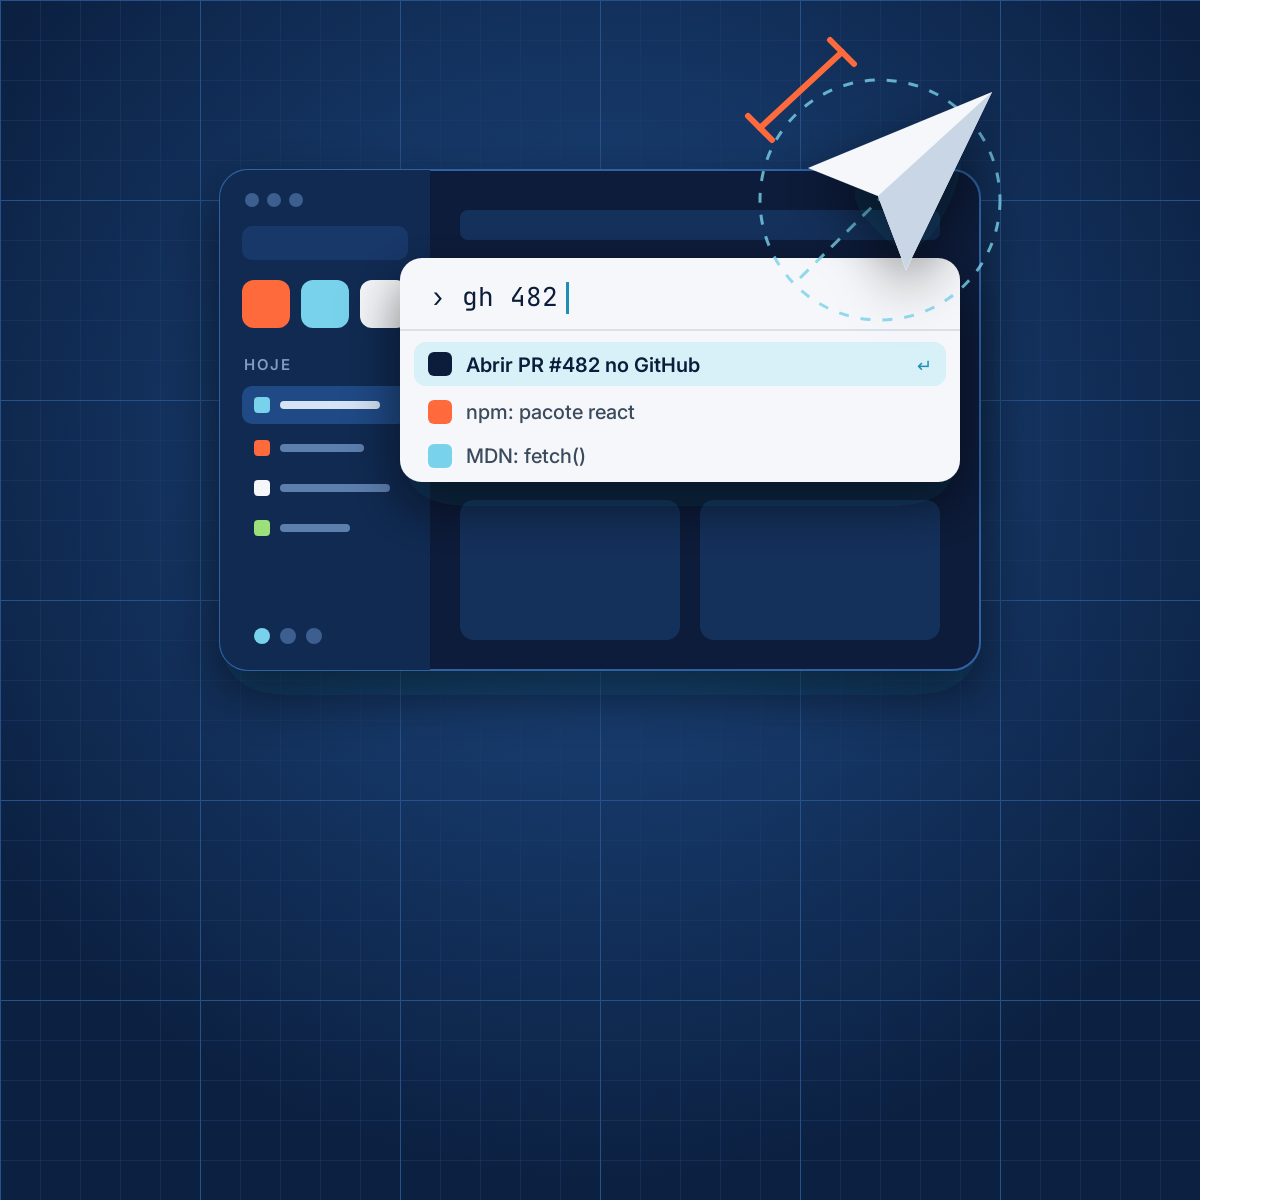
<file: design/art/flecha.html>
<!doctype html>
<!-- Arte do carrossel da home (1200x1200). Renderize com design/art/render.sh; #en troca os textos. -->
<meta charset="utf-8">
<link rel="stylesheet" href="https://fonts.googleapis.com/css2?family=Inter:wght@500;600&family=JetBrains+Mono:wght@500;600&display=swap">
<style>
  html, body { margin: 0; width: 1200px; height: 1200px; overflow: hidden; }
  svg { display: block; }
  text { font-family: Inter, sans-serif; }
  .mono { font-family: "JetBrains Mono", monospace; }
</style>
<svg width="1200" height="1200" viewBox="0 0 1200 1200" xmlns="http://www.w3.org/2000/svg">
  <defs>
    <pattern id="minor" width="40" height="40" patternUnits="userSpaceOnUse">
      <path d="M40 0 H0 V40" fill="none" stroke="#1b3c6c" stroke-width="1" />
    </pattern>
    <pattern id="major" width="200" height="200" patternUnits="userSpaceOnUse">
      <path d="M200 0 H0 V200" fill="none" stroke="#26518a" stroke-width="2" />
    </pattern>
    <radialGradient id="glow" cx=".5" cy=".38" r=".6">
      <stop offset="0" stop-color="#1d4a86" />
      <stop offset="1" stop-color="#0c2142" />
    </radialGradient>
    <filter id="sh" x="-30%" y="-30%" width="160%" height="180%">
      <feDropShadow dx="0" dy="24" stdDeviation="28" flood-color="#030b18" flood-opacity=".55" />
    </filter>
  </defs>

  <rect width="1200" height="1200" fill="url(#glow)" />
  <rect width="1200" height="1200" fill="url(#minor)" />
  <rect width="1200" height="1200" fill="url(#major)" />

  <!-- browser window -->
  <g filter="url(#sh)">
    <rect x="220" y="170" width="760" height="500" rx="28" fill="#0b1d3a" stroke="#2f62a3" stroke-width="2" />
  </g>
  <!-- sidebar -->
  <path d="M220 198 a28 28 0 0 1 28 -28 H430 V670 H248 a28 28 0 0 1 -28 -28Z" fill="#102a52" />
  <g fill="#3c5f8f"><circle cx="252" cy="200" r="7" /><circle cx="274" cy="200" r="7" /><circle cx="296" cy="200" r="7" /></g>
  <rect x="242" y="226" width="166" height="34" rx="10" fill="#18386a" />
  <g>
    <rect x="242" y="280" width="48" height="48" rx="12" fill="#ff6a3d" />
    <rect x="301" y="280" width="48" height="48" rx="12" fill="#78d2eb" />
    <rect x="360" y="280" width="48" height="48" rx="12" fill="#f5f7fa" />
  </g>
  <text x="244" y="370" font-size="15" font-weight="600" fill="#7f9cc4" letter-spacing="1.5" data-en="TODAY">HOJE</text>
  <g>
    <rect x="242" y="386" width="166" height="38" rx="10" fill="#1f4a86" />
    <rect x="254" y="397" width="16" height="16" rx="4" fill="#78d2eb" />
    <rect x="280" y="401" width="100" height="8" rx="4" fill="#d6e4f5" />
    <rect x="254" y="440" width="16" height="16" rx="4" fill="#ff6a3d" />
    <rect x="280" y="444" width="84" height="8" rx="4" fill="#5d7fae" />
    <rect x="254" y="480" width="16" height="16" rx="4" fill="#f5f7fa" />
    <rect x="280" y="484" width="110" height="8" rx="4" fill="#5d7fae" />
    <rect x="254" y="520" width="16" height="16" rx="4" fill="#9be07b" />
    <rect x="280" y="524" width="70" height="8" rx="4" fill="#5d7fae" />
  </g>
  <g><circle cx="262" cy="636" r="8" fill="#78d2eb" /><circle cx="288" cy="636" r="8" fill="#3c5f8f" /><circle cx="314" cy="636" r="8" fill="#3c5f8f" /></g>
  <!-- page placeholder -->
  <g fill="#14315c">
    <rect x="460" y="210" width="480" height="30" rx="8" />
    <rect x="460" y="500" width="220" height="140" rx="14" />
    <rect x="700" y="500" width="240" height="140" rx="14" />
  </g>

  <!-- command bar -->
  <g filter="url(#sh)">
    <rect x="400" y="258" width="560" height="224" rx="22" fill="#f5f7fa" />
  </g>
  <text x="430" y="306" font-size="26" fill="#0b1d3a" class="mono">› gh 482</text>
  <rect x="566" y="282" width="3" height="32" fill="#1e8fb3" />
  <path d="M400 330 H960" stroke="#d9e1ea" stroke-width="2" />
  <rect x="414" y="342" width="532" height="44" rx="12" fill="#d8f1f9" />
  <rect x="428" y="352" width="24" height="24" rx="6" fill="#0b1d3a" />
  <text x="466" y="372" font-size="20" font-weight="600" fill="#0b1d3a" data-en="Open PR #482 on GitHub">Abrir PR #482 no GitHub</text>
  <text x="932" y="372" text-anchor="end" font-size="18" fill="#1e8fb3" class="mono">↵</text>
  <rect x="428" y="400" width="24" height="24" rx="6" fill="#ff6a3d" />
  <text x="466" y="419" font-size="20" font-weight="500" fill="#3b4a5c" data-en="npm: react package">npm: pacote react</text>
  <rect x="428" y="444" width="24" height="24" rx="6" fill="#78d2eb" />
  <text x="466" y="463" font-size="20" font-weight="500" fill="#3b4a5c" data-en="MDN: fetch()">MDN: fetch()</text>

  <!-- the arrow from the icon -->
  <circle cx="880" cy="200" r="120" fill="none" stroke="#78d2eb" stroke-width="3" stroke-dasharray="10 12" opacity=".8" />
  <path d="M800 278 L972 108" stroke="#78d2eb" stroke-width="3" stroke-dasharray="12 10" opacity=".8" />
  <g filter="url(#sh)">
    <path d="M992 92 L808 168 L878 196 L906 270Z" fill="#f5f7fa" />
  </g>
  <path d="M878 196 L906 270 L992 92Z" fill="#c9d6e6" />
  <g stroke="#ff6a3d" stroke-width="6" stroke-linecap="round">
    <path d="M760 128 L842 52" />
    <path d="M748 116 L772 140 M830 40 L854 64" />
  </g>
</svg>
<script>
  if (location.hash === "#en") for (const el of document.querySelectorAll("[data-en]")) el.textContent = el.dataset.en;
</script>
</file>
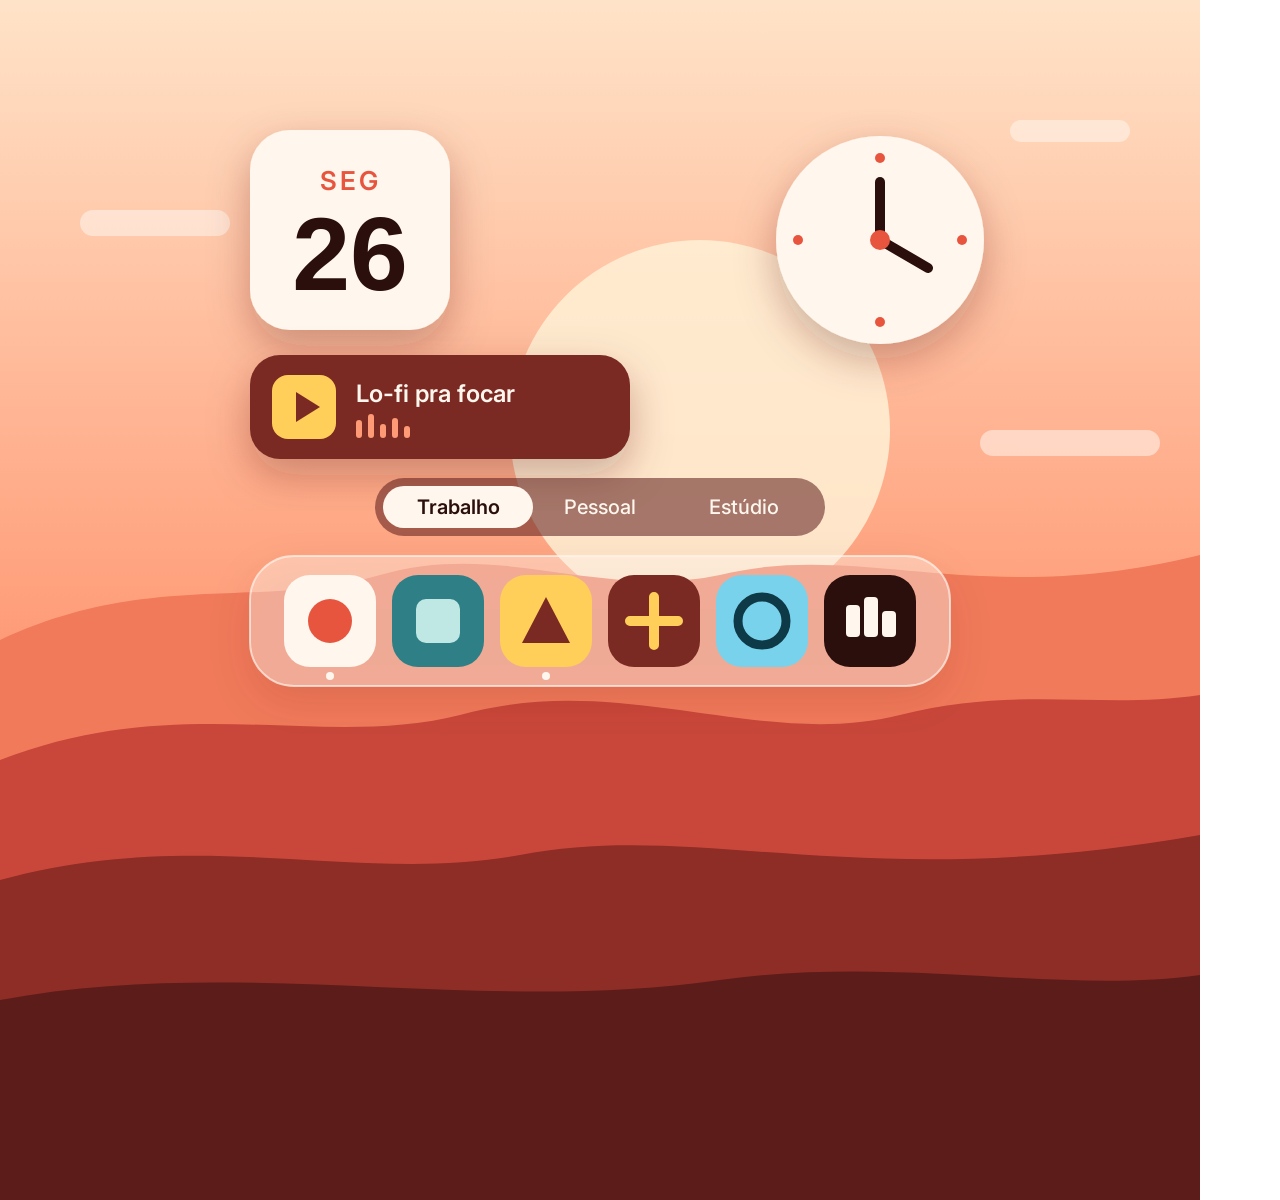
<file: design/art/primodock.html>
<!doctype html>
<!-- Arte do carrossel da home (1200x1200). Renderize com design/art/render.sh; #en troca os textos. -->
<meta charset="utf-8">
<link rel="stylesheet" href="https://api.fontshare.com/v2/css?f[]=clash-display@500,600&display=swap">
<link rel="stylesheet" href="https://fonts.googleapis.com/css2?family=Inter:wght@500;600&display=swap">
<style>
  html, body { margin: 0; width: 1200px; height: 1200px; overflow: hidden; }
  svg { display: block; }
  text { font-family: Inter, sans-serif; }
  .display { font-family: "Clash Display", sans-serif; }
</style>
<svg width="1200" height="1200" viewBox="0 0 1200 1200" xmlns="http://www.w3.org/2000/svg">
  <defs>
    <linearGradient id="sky" x1="0" y1="0" x2="0" y2="1">
      <stop offset="0" stop-color="#ffe3c8" />
      <stop offset=".5" stop-color="#ffa07c" />
      <stop offset="1" stop-color="#e8553f" />
    </linearGradient>
    <filter id="sh" x="-30%" y="-30%" width="160%" height="180%">
      <feDropShadow dx="0" dy="16" stdDeviation="20" flood-color="#5a1a12" flood-opacity=".3" />
    </filter>
  </defs>

  <!-- wallpaper -->
  <rect width="1200" height="1200" fill="url(#sky)" />
  <circle cx="700" cy="430" r="190" fill="#fff1d6" opacity=".85" />
  <g fill="#fff6ee" opacity=".55">
    <rect x="80" y="210" width="150" height="26" rx="13" />
    <rect x="980" y="430" width="180" height="26" rx="13" />
    <rect x="1010" y="120" width="120" height="22" rx="11" />
  </g>
  <path d="M0 640 C150 570 260 610 380 575 C500 540 600 600 720 575 C860 540 980 610 1200 555 V1200 H0Z" fill="#f07a5a" />
  <path d="M0 760 C180 690 320 750 460 715 C620 670 760 750 900 715 C1020 685 1100 710 1200 695 V1200 H0Z" fill="#c9473a" />
  <path d="M0 880 C200 825 360 885 520 855 C700 820 860 895 1200 835 V1200 H0Z" fill="#8e2c26" />
  <path d="M0 1000 C240 955 480 1015 720 980 C900 955 1060 995 1200 975 V1200 H0Z" fill="#5c1c1a" />

  <!-- calendar widget -->
  <g filter="url(#sh)">
    <rect x="250" y="130" width="200" height="200" rx="40" fill="#fff6ee" />
  </g>
  <text x="350" y="190" text-anchor="middle" font-size="26" font-weight="600" fill="#e8553f" letter-spacing="3" data-en="MON">SEG</text>
  <text x="350" y="290" text-anchor="middle" font-size="104" font-weight="600" fill="#2a0f0c" class="display">26</text>

  <!-- music widget -->
  <g filter="url(#sh)">
    <rect x="250" y="355" width="380" height="104" rx="30" fill="#7a2a22" />
  </g>
  <rect x="272" y="375" width="64" height="64" rx="16" fill="#ffcf5a" />
  <path d="M296 392 L320 407 L296 422Z" fill="#7a2a22" />
  <text x="356" y="402" font-size="24" font-weight="600" fill="#fff6ee" data-en="Lo-fi to focus">Lo-fi pra focar</text>
  <g fill="#ff9a76">
    <rect x="356" y="420" width="6" height="18" rx="3" />
    <rect x="368" y="414" width="6" height="24" rx="3" />
    <rect x="380" y="424" width="6" height="14" rx="3" />
    <rect x="392" y="418" width="6" height="20" rx="3" />
    <rect x="404" y="426" width="6" height="12" rx="3" />
  </g>

  <!-- clock widget -->
  <g filter="url(#sh)">
    <circle cx="880" cy="240" r="104" fill="#fff6ee" />
  </g>
  <g fill="#e8553f">
    <circle cx="880" cy="158" r="5" /><circle cx="962" cy="240" r="5" />
    <circle cx="880" cy="322" r="5" /><circle cx="798" cy="240" r="5" />
  </g>
  <path d="M880 240 L880 182" stroke="#2a0f0c" stroke-width="10" stroke-linecap="round" />
  <path d="M880 240 L928 268" stroke="#2a0f0c" stroke-width="10" stroke-linecap="round" />
  <circle cx="880" cy="240" r="10" fill="#e8553f" />

  <!-- workspaces -->
  <rect x="375" y="478" width="450" height="58" rx="29" fill="#5c1c1a" opacity=".55" />
  <rect x="383" y="486" width="150" height="42" rx="21" fill="#fff6ee" />
  <text x="458" y="514" text-anchor="middle" font-size="20" font-weight="600" fill="#2a0f0c" data-en="Work">Trabalho</text>
  <text x="600" y="514" text-anchor="middle" font-size="20" font-weight="500" fill="#fff6ee" data-en="Personal">Pessoal</text>
  <text x="744" y="514" text-anchor="middle" font-size="20" font-weight="500" fill="#fff6ee" data-en="Studio">Estúdio</text>

  <!-- dock -->
  <g filter="url(#sh)">
    <rect x="250" y="556" width="700" height="130" rx="44" fill="#fff6ee" opacity=".38" />
  </g>
  <rect x="250" y="556" width="700" height="130" rx="44" fill="none" stroke="#fff6ee" stroke-opacity=".7" stroke-width="2" />
  <g>
    <rect x="284" y="575" width="92" height="92" rx="26" fill="#fff6ee" />
    <circle cx="330" cy="621" r="22" fill="#e8553f" />
    <rect x="392" y="575" width="92" height="92" rx="26" fill="#2f7f86" />
    <rect x="416" y="599" width="44" height="44" rx="10" fill="#bfe8e4" />
    <rect x="500" y="575" width="92" height="92" rx="26" fill="#ffcf5a" />
    <path d="M546 597 L570 643 L522 643Z" fill="#7a2a22" />
    <rect x="608" y="575" width="92" height="92" rx="26" fill="#7a2a22" />
    <path d="M630 621 h48 M654 597 v48" stroke="#ffcf5a" stroke-width="10" stroke-linecap="round" />
    <rect x="716" y="575" width="92" height="92" rx="26" fill="#78d2eb" />
    <circle cx="762" cy="621" r="24" fill="none" stroke="#0e3a48" stroke-width="9" />
    <rect x="824" y="575" width="92" height="92" rx="26" fill="#2a0f0c" />
    <g fill="#fff6ee"><rect x="846" y="605" width="14" height="32" rx="4" /><rect x="864" y="597" width="14" height="40" rx="4" /><rect x="882" y="611" width="14" height="26" rx="4" /></g>
  </g>
  <circle cx="330" cy="676" r="4" fill="#fff6ee" />
  <circle cx="546" cy="676" r="4" fill="#fff6ee" />
</svg>
<script>
  if (location.hash === "#en") for (const el of document.querySelectorAll("[data-en]")) el.textContent = el.dataset.en;
</script>
</file>
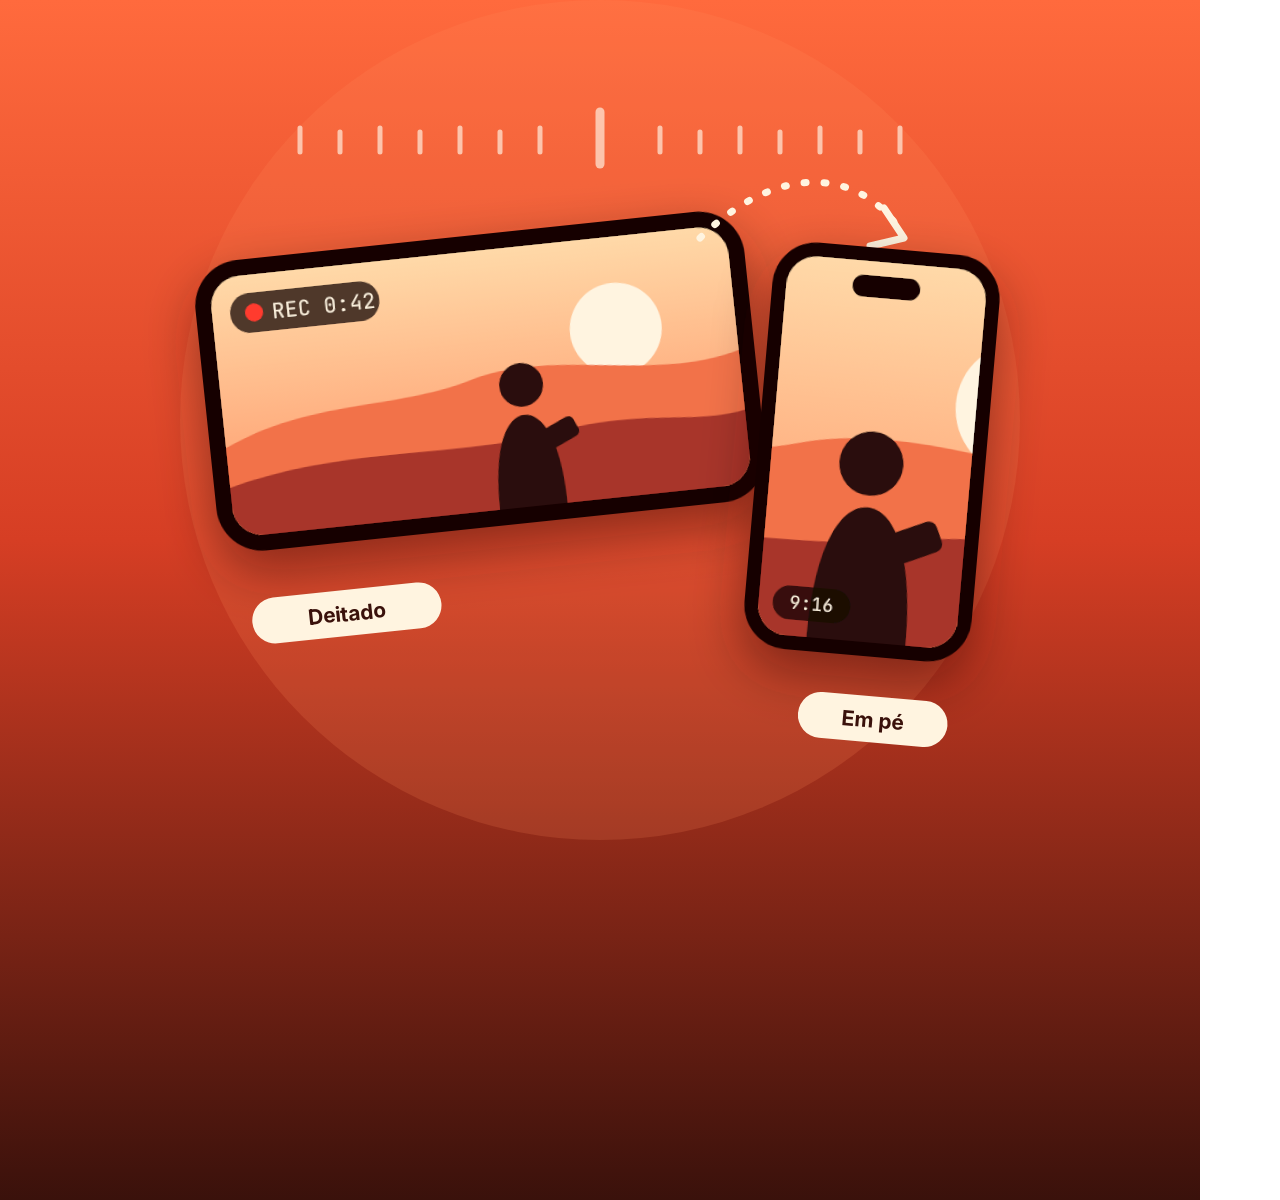
<file: design/art/primorec.html>
<!doctype html>
<!-- Arte do carrossel da home (1200x1200). Renderize com design/art/render.sh; #en troca os textos. -->
<meta charset="utf-8">
<link rel="stylesheet" href="https://fonts.googleapis.com/css2?family=Inter:wght@500;600;700&family=JetBrains+Mono:wght@600&display=swap">
<style>
  html, body { margin: 0; width: 1200px; height: 1200px; overflow: hidden; }
  svg { display: block; }
  text { font-family: Inter, sans-serif; }
  .mono { font-family: "JetBrains Mono", monospace; }
</style>
<svg width="1200" height="1200" viewBox="0 0 1200 1200" xmlns="http://www.w3.org/2000/svg" xmlns:xlink="http://www.w3.org/1999/xlink">
  <defs>
    <linearGradient id="bg" x1="0" y1="0" x2="0" y2="1">
      <stop offset="0" stop-color="#ff6a3d" />
      <stop offset=".45" stop-color="#d63e24" />
      <stop offset="1" stop-color="#3a110b" />
    </linearGradient>
    <linearGradient id="sky" x1="0" y1="0" x2="0" y2="1">
      <stop offset="0" stop-color="#ffd9a8" />
      <stop offset="1" stop-color="#ff9466" />
    </linearGradient>
    <filter id="sh" x="-30%" y="-30%" width="160%" height="180%">
      <feDropShadow dx="0" dy="22" stdDeviation="26" flood-color="#2a0806" flood-opacity=".45" />
    </filter>
    <!-- the scene the phones are filming, drawn at 520x260 -->
    <g id="scene">
      <rect width="520" height="260" fill="url(#sky)" />
      <circle cx="400" cy="92" r="46" fill="#fff4e0" />
      <path d="M0 170 C90 130 170 150 250 128 C340 104 430 150 520 126 V260 H0Z" fill="#f2724a" />
      <path d="M0 210 C120 180 230 205 330 188 C420 174 470 196 520 186 V260 H0Z" fill="#a8352a" />
      <circle cx="300" cy="138" r="22" fill="#2a0f0c" />
      <path d="M266 260 C266 196 282 168 300 168 C318 168 334 196 334 260Z" fill="#2a0f0c" />
      <rect x="318" y="178" width="34" height="22" rx="6" fill="#2a0f0c" transform="rotate(-24 335 189)" />
    </g>
    <clipPath id="land"><rect width="520" height="260" rx="30" /></clipPath>
    <clipPath id="port"><rect width="200" height="380" rx="30" /></clipPath>
  </defs>

  <rect width="1200" height="1200" fill="url(#bg)" />
  <circle cx="600" cy="420" r="420" fill="#ff8a5c" opacity=".18" />

  <!-- ruler from the icon -->
  <g stroke="#ffe4d2" stroke-linecap="round" opacity=".75">
    <path d="M300 128 v24 M340 132 v20 M380 128 v24 M420 132 v20 M460 128 v24 M500 132 v20 M540 128 v24 M660 128 v24 M700 132 v20 M740 128 v24 M780 132 v20 M820 128 v24 M860 132 v20 M900 128 v24" stroke-width="5" />
    <path d="M600 112 v52" stroke-width="9" />
  </g>

  <!-- landscape phone -->
  <g transform="translate(222 250) rotate(-6 270 145)" filter="url(#sh)">
    <rect x="-16" y="-16" width="552" height="292" rx="46" fill="#140605" />
    <g clip-path="url(#land)"><use href="#scene" /></g>
    <rect x="18" y="18" width="150" height="40" rx="20" fill="#140605" opacity=".75" />
    <circle cx="42" cy="38" r="9" fill="#ff3b2f" />
    <text x="60" y="46" font-size="21" fill="#fff4e0" class="mono">REC 0:42</text>
  </g>
  <g transform="translate(250 600) rotate(-6 0 0)">
    <rect width="190" height="46" rx="23" fill="#fff4e0" />
    <text x="95" y="31" text-anchor="middle" font-size="21" font-weight="700" fill="#3a110b" data-en="Landscape">Deitado</text>
  </g>

  <!-- arrow -->
  <path d="M700 238 C780 160 860 170 900 230" fill="none" stroke="#fff4e0" stroke-width="7" stroke-linecap="round" stroke-dasharray="2 18" />
  <path d="M884 208 L904 238 L870 246" fill="none" stroke="#fff4e0" stroke-width="7" stroke-linecap="round" stroke-linejoin="round" />

  <!-- vertical phone -->
  <g transform="translate(772 262) rotate(5 100 190)" filter="url(#sh)">
    <rect x="-14" y="-14" width="228" height="408" rx="44" fill="#140605" />
    <g clip-path="url(#port)"><use href="#scene" transform="translate(-338 0) scale(1.4615)" /></g>
    <rect x="66" y="14" width="68" height="22" rx="11" fill="#140605" />
    <rect x="14" y="330" width="78" height="34" rx="17" fill="#140605" opacity=".75" />
    <text x="53" y="353" text-anchor="middle" font-size="18" fill="#fff4e0" class="mono">9:16</text>
  </g>
  <g transform="translate(800 690) rotate(5 0 0)">
    <rect width="150" height="46" rx="23" fill="#fff4e0" />
    <text x="75" y="31" text-anchor="middle" font-size="21" font-weight="700" fill="#3a110b" data-en="Vertical">Em pé</text>
  </g>
</svg>
<script>
  if (location.hash === "#en") for (const el of document.querySelectorAll("[data-en]")) el.textContent = el.dataset.en;
</script>
</file>
